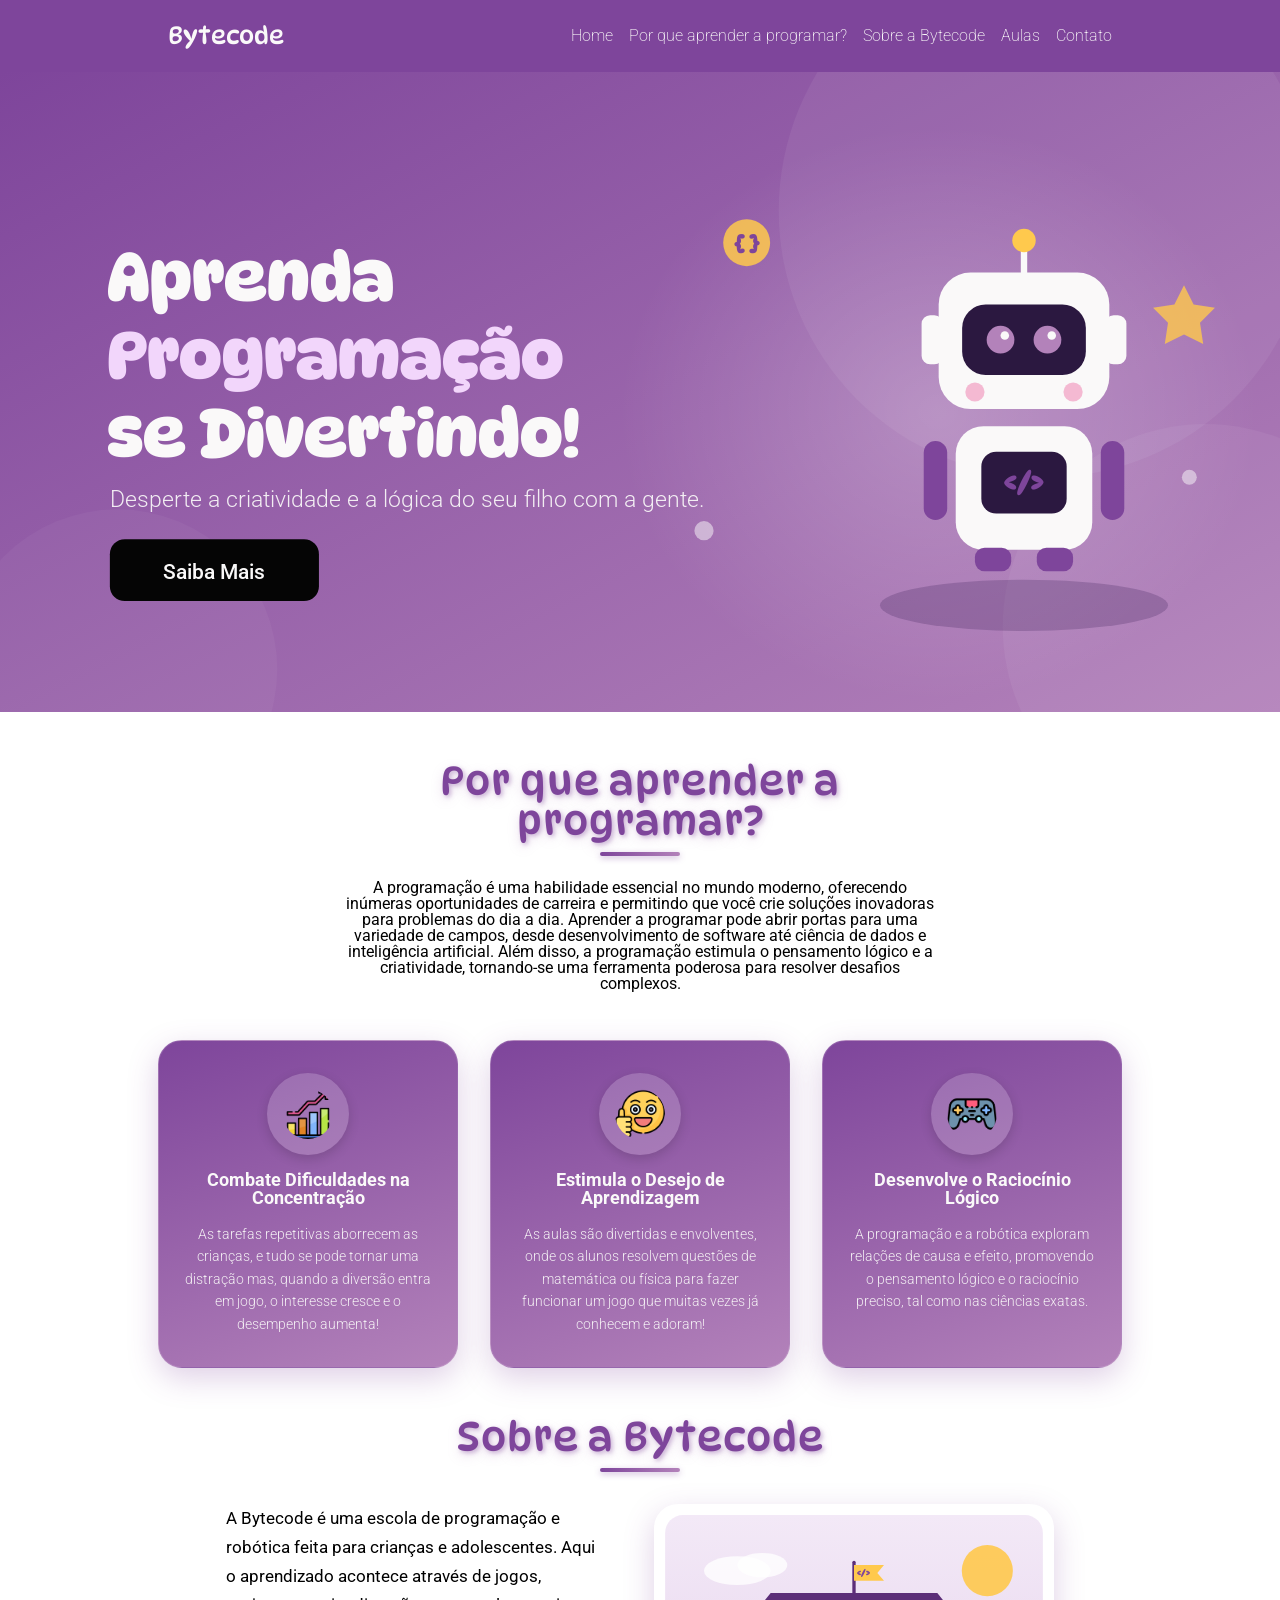
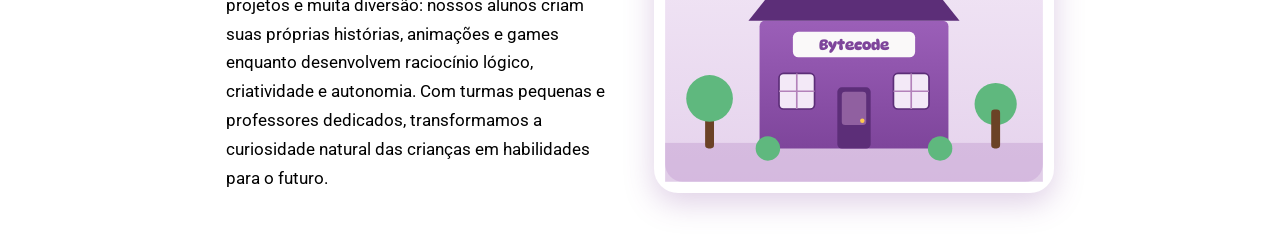
<file: index.html>
<!DOCTYPE html>
<html lang="en">

<head>
  <meta charset="UTF-8">
  <meta name="viewport" content="width=device-width, initial-scale=1.0">
  <title>Bytecode</title>
  <link rel="stylesheet" href="reset.css">
  <link rel="preconnect" href="https://fonts.googleapis.com">
  <link rel="preconnect" href="https://fonts.gstatic.com" crossorigin>
  <link
    href="https://fonts.googleapis.com/css2?family=DynaPuff:wght@400..700&family=Roboto:ital,wght@0,100..900;1,100..900&display=swap"
    rel="stylesheet">
  <link rel="stylesheet" href="style.css">
</head>

<body>
  <nav class="main-menu">
    <p class="logo-menu">Bytecode</p>
    <ul class="menu-list">
      <li class="list-item"><a href="" target="_blank">Home</a></li>
      <li class="list-item"><a href="" target="_blank">Por que aprender a programar?</a></li>
      <li class="list-item"><a href="" target="_blank">Sobre a Bytecode</a></li>
      <li class="list-item"><a href="" target="_blank">Aulas</a></li>
      <li class="list-item"><a href="" target="_blank">Contato</a></li>
    </ul>
  </nav>
  <section class="container-banner">
    <svg class="banner-svg" viewBox="0 0 1200 600" preserveAspectRatio="xMidYMid meet"
      xmlns="http://www.w3.org/2000/svg" role="img"
      aria-label="Banner da Bytecode: aprenda programação se divertindo">
      <defs>
        <linearGradient id="bgGrad" x1="0" y1="0" x2="1" y2="1">
          <stop offset="0" stop-color="#7E459B" />
          <stop offset="1" stop-color="#B382BA" />
        </linearGradient>
        <radialGradient id="glow" cx="0.5" cy="0.5" r="0.5">
          <stop offset="0" stop-color="#ffffff" stop-opacity="0.22" />
          <stop offset="1" stop-color="#ffffff" stop-opacity="0" />
        </radialGradient>
      </defs>

      <!-- fundo -->
      <rect width="1200" height="600" fill="url(#bgGrad)" />
      <circle cx="980" cy="130" r="250" fill="#ffffff" opacity="0.06" />
      <circle cx="1130" cy="520" r="190" fill="#ffffff" opacity="0.05" />
      <circle cx="110" cy="560" r="150" fill="#ffffff" opacity="0.04" />
      <ellipse cx="880" cy="320" rx="300" ry="270" fill="url(#glow)" />

      <!-- texto -->
      <text x="100" y="215" font-family="DynaPuff, system-ui, sans-serif" font-weight="700"
        font-size="62" fill="#faf9f9">Aprenda</text>
      <text x="100" y="288" font-family="DynaPuff, system-ui, sans-serif" font-weight="700"
        font-size="62" fill="#F2D6FB">Programação</text>
      <text x="100" y="361" font-family="DynaPuff, system-ui, sans-serif" font-weight="700"
        font-size="62" fill="#faf9f9">se Divertindo!</text>
      <text x="103" y="408" font-family="Roboto, sans-serif" font-weight="300" font-size="22"
        fill="#faf9f9" opacity="0.92">Desperte a criatividade e a lógica do seu filho com a gente.</text>
      <a href="#sobre">
        <rect x="103" y="438" width="196" height="58" rx="14" fill="#050505" />
        <text x="201" y="475" text-anchor="middle" font-family="Roboto, sans-serif"
          font-weight="500" font-size="20" fill="#faf9f9">Saiba Mais</text>
      </a>

      <!-- mascote robô -->
      <g transform="translate(810 150)">
        <ellipse cx="150" cy="350" rx="135" ry="24" fill="#3d2257" opacity="0.25" />
        <line x1="150" y1="40" x2="150" y2="12" stroke="#faf9f9" stroke-width="6" stroke-linecap="round" />
        <circle cx="150" cy="8" r="11" fill="#FFC94D" />
        <rect x="70" y="38" width="160" height="128" rx="30" fill="#faf9f9" />
        <rect x="54" y="78" width="20" height="46" rx="8" fill="#faf9f9" />
        <rect x="226" y="78" width="20" height="46" rx="8" fill="#faf9f9" />
        <rect x="92" y="68" width="116" height="66" rx="22" fill="#2b1840" />
        <circle cx="128" cy="101" r="13" fill="#B382BA" />
        <circle cx="172" cy="101" r="13" fill="#B382BA" />
        <circle cx="132" cy="97" r="4" fill="#faf9f9" />
        <circle cx="176" cy="97" r="4" fill="#faf9f9" />
        <circle cx="104" cy="150" r="9" fill="#F19EC2" opacity="0.7" />
        <circle cx="196" cy="150" r="9" fill="#F19EC2" opacity="0.7" />
        <rect x="86" y="182" width="128" height="116" rx="26" fill="#faf9f9" />
        <rect x="110" y="206" width="80" height="58" rx="14" fill="#2b1840" />
        <text x="150" y="244" text-anchor="middle" font-family="DynaPuff, monospace"
          font-weight="700" font-size="26" fill="#7E459B">&lt;/&gt;</text>
        <rect x="56" y="196" width="22" height="74" rx="11" fill="#7E459B" />
        <rect x="222" y="196" width="22" height="74" rx="11" fill="#7E459B" />
        <rect x="104" y="296" width="34" height="22" rx="9" fill="#7E459B" />
        <rect x="162" y="296" width="34" height="22" rx="9" fill="#7E459B" />
      </g>

      <!-- detalhes flutuantes -->
      <circle cx="700" cy="160" r="22" fill="#FFC94D" opacity="0.85" />
      <text x="700" y="168" text-anchor="middle" font-family="DynaPuff, monospace"
        font-weight="700" font-size="20" fill="#7E459B">{ }</text>
      <path d="M1110 200 l9 18 20 3 -14 14 3 20 -18 -9 -18 9 3 -20 -14 -14 20 -3 z"
        fill="#FFC94D" opacity="0.8" />
      <circle cx="660" cy="430" r="9" fill="#faf9f9" opacity="0.5" />
      <circle cx="1115" cy="380" r="7" fill="#faf9f9" opacity="0.5" />
    </svg>
  </section>
  <section class="why-learn">
    <div class="why-learn-text">
      <h2>Por que aprender a programar?</h2>
      <p>A programação é uma habilidade essencial no mundo moderno, oferecendo inúmeras oportunidades de carreira e
        permitindo que você crie soluções inovadoras para problemas do dia a dia. Aprender a programar pode abrir portas
        para uma variedade de campos, desde desenvolvimento de software até ciência de dados e inteligência artificial.
        Além disso, a programação estimula o pensamento lógico e a criatividade, tornando-se uma ferramenta poderosa
        para resolver desafios complexos.</p>
    </div>
    <div class="why-learn-cards">
      <div class="cards-item">
        <img src="./growth.png" alt="gráfico de crescimento">
        <h2>Combate Dificuldades na Concentração</h2>
        <p>As tarefas repetitivas aborrecem as crianças, e tudo se pode tornar uma distração mas, quando a diversão entra em jogo, o interesse cresce e o desempenho aumenta!</p>
      </div>
      <div class="cards-item">
        <img src="./smile.png" alt="emoji de rosto sorridente com joinha">
        <h2>Estimula o Desejo de Aprendizagem</h2>
        <p>As aulas são divertidas e envolventes, onde os alunos resolvem questões de matemática ou física para fazer funcionar um jogo que muitas vezes já conhecem e adoram!</p>
      </div>
      <div class="cards-item">
        <img src="./game-console.png" alt="emoji de console de videogame">
        <h2>Desenvolve o Raciocínio Lógico</h2>
        <p>A programação e a robótica exploram relações de causa e efeito, promovendo o pensamento lógico e o raciocínio preciso, tal como nas ciências exatas.</p>
      </div>
    </div>
  </section>

  <section class="about" id="sobre">
    <h2 class="about-title">Sobre a Bytecode</h2>
    <div class="about-descr">
      <p class="descr-item">A Bytecode é uma escola de programação e robótica feita para crianças e
        adolescentes. Aqui o aprendizado acontece através de jogos, projetos e muita diversão: nossos
        alunos criam suas próprias histórias, animações e games enquanto desenvolvem raciocínio lógico,
        criatividade e autonomia. Com turmas pequenas e professores dedicados, transformamos a curiosidade
        natural das crianças em habilidades para o futuro.</p>
      <svg class="about-svg" viewBox="0 0 720 520" xmlns="http://www.w3.org/2000/svg" role="img"
        aria-label="Ilustração da escola Bytecode">
        <defs>
          <linearGradient id="skyGrad" x1="0" y1="0" x2="0" y2="1">
            <stop offset="0" stop-color="#F3E9F7" />
            <stop offset="1" stop-color="#E5D2EC" />
          </linearGradient>
          <linearGradient id="wallGrad" x1="0" y1="0" x2="0" y2="1">
            <stop offset="0" stop-color="#9B5FB8" />
            <stop offset="1" stop-color="#7E459B" />
          </linearGradient>
        </defs>

        <!-- céu / cartão -->
        <rect x="20" y="20" width="680" height="480" rx="32" fill="url(#skyGrad)" />
        <circle cx="600" cy="120" r="46" fill="#FFC94D" opacity="0.9" />
        <ellipse cx="150" cy="120" rx="60" ry="26" fill="#ffffff" opacity="0.8" />
        <ellipse cx="195" cy="110" rx="45" ry="22" fill="#ffffff" opacity="0.8" />

        <!-- chão -->
        <rect x="20" y="430" width="680" height="70" fill="#C9A6D6" opacity="0.55" />
        <rect x="20" y="430" width="680" height="70" rx="0" fill="none" />

        <!-- árvores -->
        <g>
          <rect x="92" y="360" width="16" height="80" rx="6" fill="#6B4226" />
          <circle cx="100" cy="350" r="42" fill="#5FB87E" />
          <circle cx="615" cy="360" r="38" fill="#5FB87E" />
          <rect x="607" y="370" width="16" height="70" rx="6" fill="#6B4226" />
        </g>

        <!-- prédio -->
        <rect x="190" y="210" width="340" height="230" rx="10" fill="url(#wallGrad)" />
        <!-- telhado -->
        <polygon points="170,210 550,210 510,160 210,160" fill="#5C2E78" />
        <!-- mastro com bandeira </> -->
        <line x1="360" y1="160" x2="360" y2="105" stroke="#5C2E78" stroke-width="6" stroke-linecap="round" />
        <path d="M360 110 h54 l-12 14 12 14 h-54 z" fill="#FFC94D" />
        <text x="378" y="129" text-anchor="middle" font-family="DynaPuff, monospace" font-weight="700"
          font-size="16" fill="#7E459B">&lt;/&gt;</text>

        <!-- placa -->
        <rect x="250" y="230" width="220" height="46" rx="10" fill="#faf9f9" />
        <text x="360" y="263" text-anchor="middle" font-family="DynaPuff, system-ui, sans-serif"
          font-weight="700" font-size="26" fill="#7E459B">Bytecode</text>

        <!-- janelas -->
        <g fill="#F3E9F7" stroke="#5C2E78" stroke-width="3">
          <rect x="225" y="305" width="64" height="64" rx="8" />
          <rect x="431" y="305" width="64" height="64" rx="8" />
        </g>
        <g stroke="#B382BA" stroke-width="3">
          <line x1="257" y1="305" x2="257" y2="369" />
          <line x1="225" y1="337" x2="289" y2="337" />
          <line x1="463" y1="305" x2="463" y2="369" />
          <line x1="431" y1="337" x2="495" y2="337" />
        </g>

        <!-- porta -->
        <rect x="330" y="330" width="60" height="110" rx="8" fill="#5C2E78" />
        <rect x="338" y="338" width="44" height="60" rx="6" fill="#B382BA" opacity="0.6" />
        <circle cx="375" cy="390" r="4" fill="#FFC94D" />

        <!-- arbustos -->
        <circle cx="205" cy="440" r="22" fill="#5FB87E" />
        <circle cx="515" cy="440" r="22" fill="#5FB87E" />
      </svg>
    </div>
  </section>

</body>

</html>
</file>
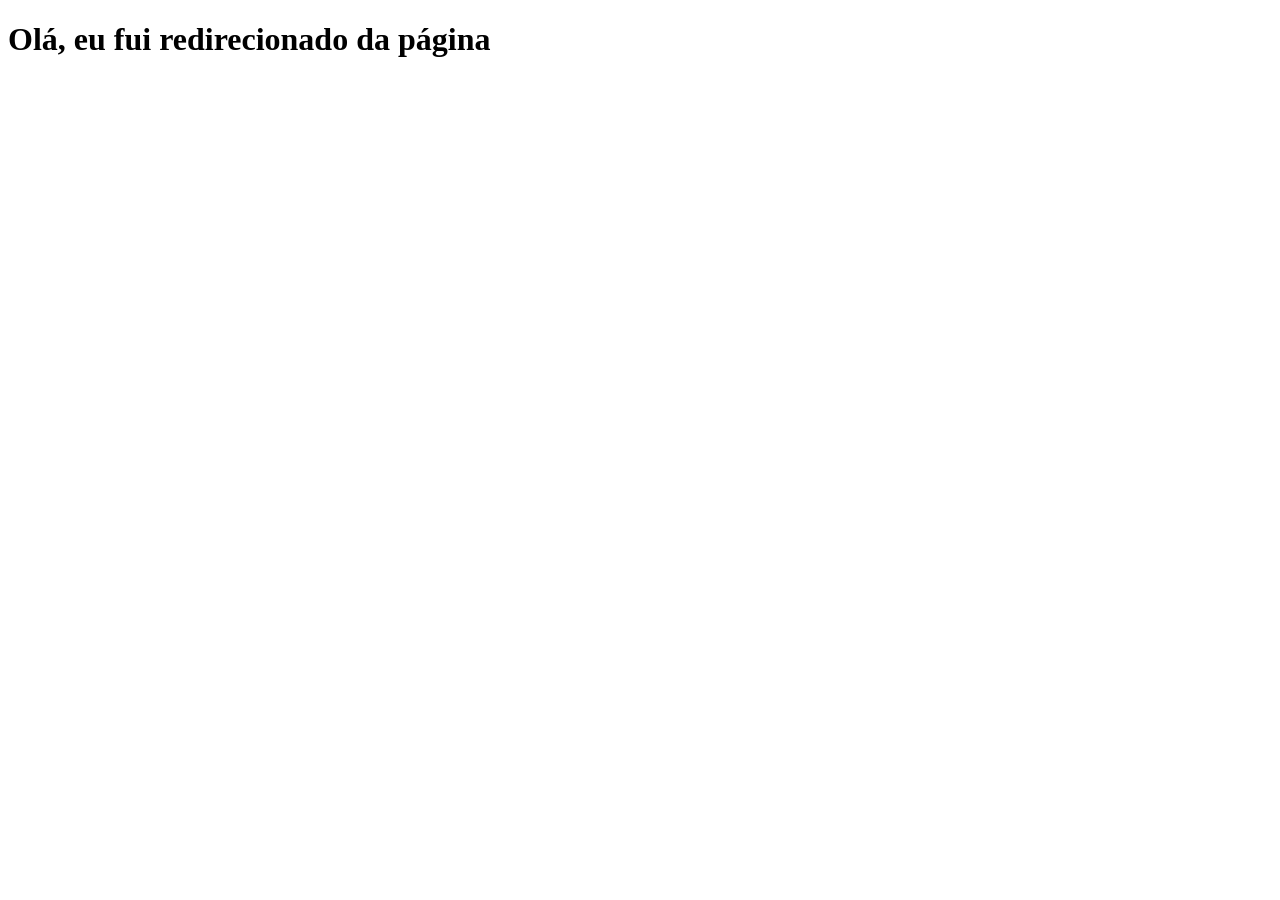
<file: about.html>
<!DOCTYPE html>
<html lang="en">
<head>
    <meta charset="UTF-8">
    <meta name="viewport" content="width=device-width, initial-scale=1.0">
    <title>Document</title>
</head>
<body>
    <h1>Olá, eu fui redirecionado da página</h1>
</body>
</html>
</file>
<file: style.css>
:root {
  --corPrincipal: #7E459B;
  --corSecundaria: #B382BA;
  --corTerciaria: #faf9f9;
  --corBotao: #050505;
  --globalTipografia: "Roboto", sans-serif;
}

body {
  margin: 0;
  padding: 0;
  font-family: var(--globalTipografia);
}

/* Seletores do CSS: id#, classe ., tag body */
.main-menu {
  background-color: var(--corPrincipal);
  display: flex;
  /* alinha os itens horizontalmente dentro da caixa */
  justify-content: space-around;
  /* alinha os itens verticamente dentro da caixa */
  align-items: center;
  padding: 24px;
  color: var(--corTerciaria);
}

.logo-menu {
  font-family: "DynaPuff", system-ui;
  font-size: 24px;
}

.menu-list {
  display: flex;
  list-style: none;
  gap: 16px;
}

.menu-list a {
  text-decoration: none;
  color: var(--corTerciaria);
  transition: 0.3s ease-in-out;
  font-weight: 200;
}

.menu-list a:hover {
  color: blueviolet;
}

.container-banner{
  display: block;
}
.container-banner .banner-svg{
  display: block;
  width: 100%;
  height: auto;
}
.why-learn{
 display: flex;
 flex-direction: column;
}
.why-learn-text{

  display: flex;
  flex-direction: column;
  justify-content: center;
  align-items: center;
  text-align: center;
  gap: 24px;
  padding: 48px;
}
.why-learn-text h2{
  width: 50%;
  font-size: 40px;
  font-family: "DynaPuff", system-ui;
  color: var(--corPrincipal);
  position: relative;
  letter-spacing: 1px;
  text-shadow: 2px 2px 4px rgba(126, 69, 155, 0.35),
               0 4px 12px rgba(179, 130, 186, 0.25);
  padding-bottom: 16px;
}
.why-learn-text h2::after{
  content: "";
  position: absolute;
  bottom: 0;
  left: 50%;
  transform: translateX(-50%);
  width: 80px;
  height: 4px;
  border-radius: 4px;
  background: linear-gradient(90deg, var(--corPrincipal), var(--corSecundaria));
  box-shadow: 0 2px 6px rgba(126, 69, 155, 0.4);
}
.why-learn-text p{
  width: 50%;
}
.why-learn-cards{
  display: flex;
  justify-content: center;
  gap: 32px;
  flex-wrap: wrap;
}
.cards-item{
  padding: 32px 24px;
  width: 250px;
  border: 1px solid rgba(255, 255, 255, 0.15);
  border-radius: 24px;
  background: linear-gradient(160deg, var(--corPrincipal), var(--corSecundaria));
  color: var(--corTerciaria);
  display: flex;
  flex-direction: column;
  justify-content: flex-start;
  align-items: center;
  gap: 16px;
  text-align: center;
  box-shadow: 0 10px 30px rgba(126, 69, 155, 0.25);
  transition: transform 0.3s ease, box-shadow 0.3s ease;
}
.cards-item:hover{
  transform: translateY(-8px);
  box-shadow: 0 20px 40px rgba(126, 69, 155, 0.4);
}
.cards-item img{
  width: 50px;
  background-color: rgba(255, 255, 255, 0.18);
  padding: 16px;
  border-radius: 50%;
  box-shadow: 0 4px 12px rgba(0, 0, 0, 0.15);
}
.cards-item h2{
  font-weight: 700;
  font-size: 18px;
  margin: 0;
}
.cards-item p{
  font-size: 14px;
  font-weight: 300;
  line-height: 1.6;
  margin: 0;
  opacity: 0.92;
}
.about{
  display: flex;
  flex-direction: column;
  align-items: center;
  text-align: center;
  gap: 32px;
  padding: 48px;
}
.about-title{
  font-size: 40px;
  font-family: "DynaPuff", system-ui;
  color: var(--corPrincipal);
  position: relative;
  letter-spacing: 1px;
  text-shadow: 2px 2px 4px rgba(126, 69, 155, 0.35),
               0 4px 12px rgba(179, 130, 186, 0.25);
  padding-bottom: 16px;
  margin: 0;
}
.about-title::after{
  content: "";
  position: absolute;
  bottom: 0;
  left: 50%;
  transform: translateX(-50%);
  width: 80px;
  height: 4px;
  border-radius: 4px;
  background: linear-gradient(90deg, var(--corPrincipal), var(--corSecundaria));
  box-shadow: 0 2px 6px rgba(126, 69, 155, 0.4);
}
.about-descr{
  display: flex;
  align-items: center;
  justify-content: center;
  gap: 48px;
  flex-wrap: wrap;
  max-width: 1100px;
}
.descr-item{
  flex: 1 1 340px;
  min-width: 280px;
  max-width: 480px;
  text-align: left;
  line-height: 1.7;
  font-size: 17px;
}
.about-svg{
  flex: 1 1 360px;
  min-width: 300px;
  max-width: 460px;
  height: auto;
  border-radius: 24px;
  box-shadow: 0 10px 30px rgba(126, 69, 155, 0.25);
}
</file>
